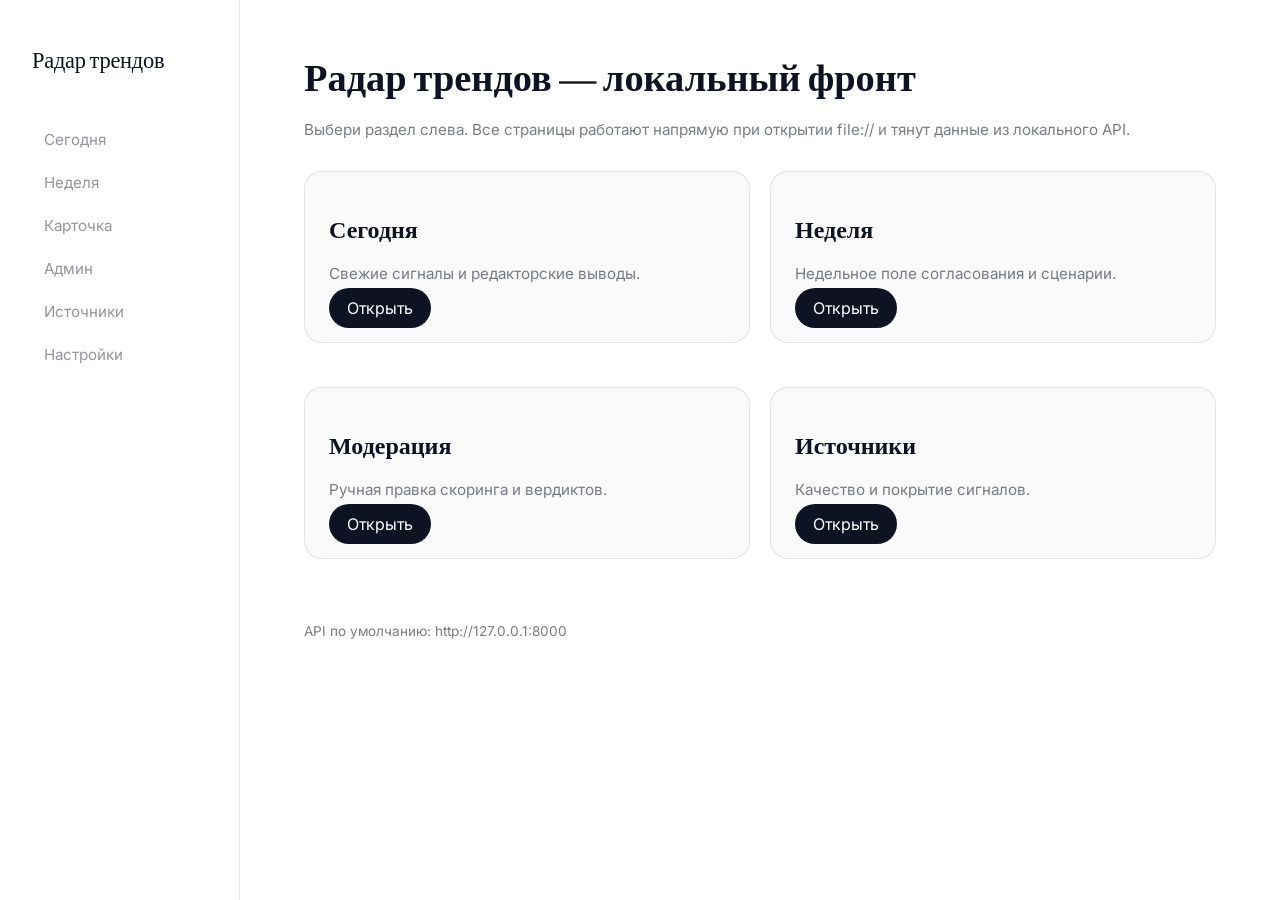
<file: web/index.html>
﻿<!doctype html>
<html lang="ru">
  <head>
    <meta charset="UTF-8" />
    <meta name="viewport" content="width=device-width, initial-scale=1.0" />
    <title>Радар трендов — фронт</title>
    <link rel="stylesheet" href="assets/styles.css" />
  </head>
  <body data-page="home">
    <div class="layout">
      <aside class="sidebar">
        <div class="brand">Радар трендов</div>
        <nav class="nav">
          <a href="today.html" data-page="today">Сегодня</a>
          <a href="week.html" data-page="week">Неделя</a>
          <a href="trend.html" data-page="trend">Карточка</a>
          <a href="admin.html" data-page="admin">Админ</a>
          <a href="sources.html" data-page="sources">Источники</a>
          <a href="settings.html" data-page="settings">Настройки</a>
        </nav>
      </aside>

      <main class="main">
        <h1 class="page-title">Радар трендов — локальный фронт</h1>
        <p class="subtle">
          Выбери раздел слева. Все страницы работают напрямую при открытии file:// и
          тянут данные из локального API.
        </p>

        <div class="grid two" style="margin-top: 32px;">
          <div class="panel">
            <h2>Сегодня</h2>
            <p class="subtle">Свежие сигналы и редакторские выводы.</p>
            <a class="button" href="today.html">Открыть</a>
          </div>
          <div class="panel">
            <h2>Неделя</h2>
            <p class="subtle">Недельное поле согласования и сценарии.</p>
            <a class="button" href="week.html">Открыть</a>
          </div>
          <div class="panel">
            <h2>Модерация</h2>
            <p class="subtle">Ручная правка скоринга и вердиктов.</p>
            <a class="button" href="admin.html">Открыть</a>
          </div>
          <div class="panel">
            <h2>Источники</h2>
            <p class="subtle">Качество и покрытие сигналов.</p>
            <a class="button" href="sources.html">Открыть</a>
          </div>
        </div>

        <div class="footer">API по умолчанию: http://127.0.0.1:8000</div>
      </main>
    </div>
    <script src="assets/app.js"></script>
  </body>
</html>
</file>
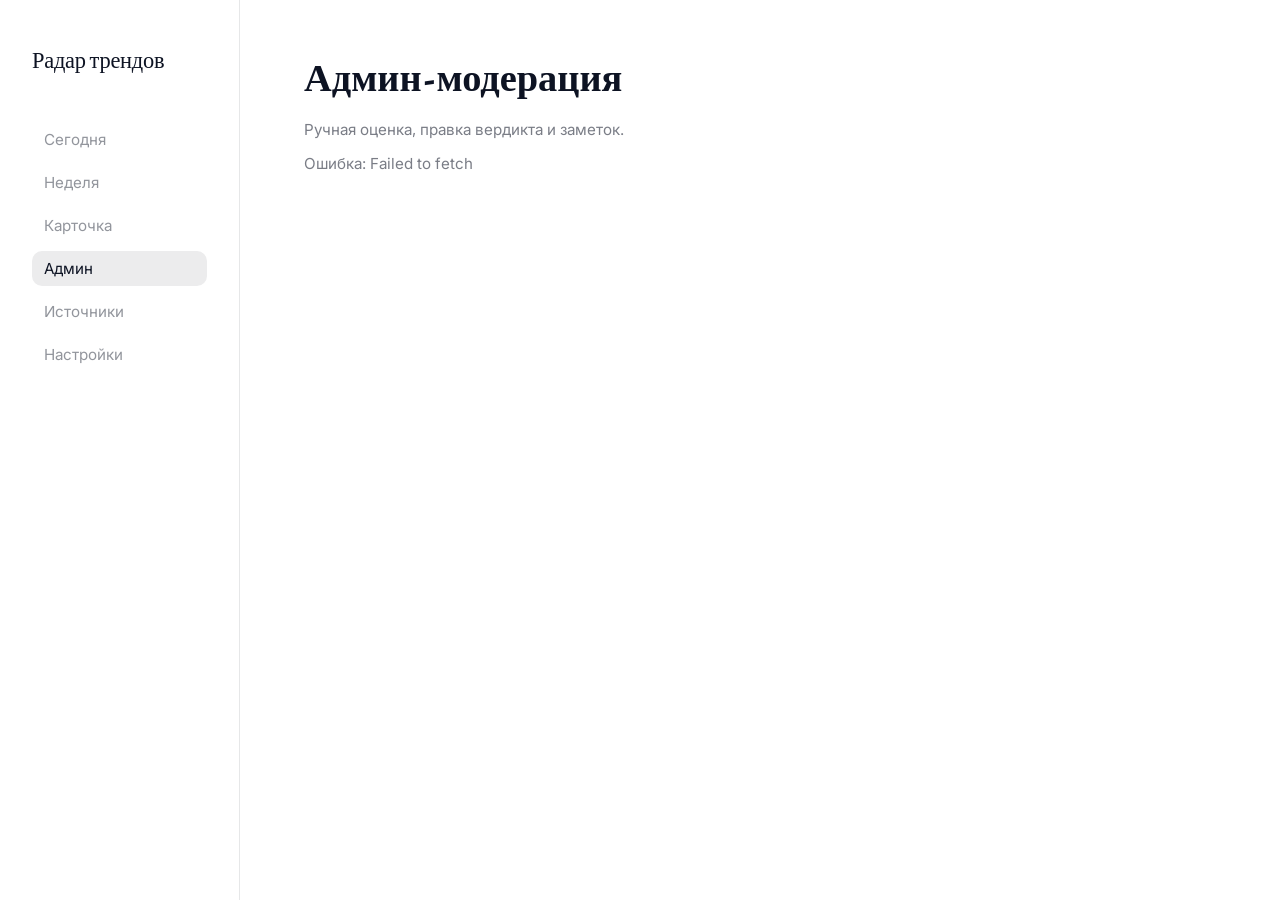
<file: web/admin.html>
﻿<!doctype html>
<html lang="ru">
  <head>
    <meta charset="UTF-8" />
    <meta name="viewport" content="width=device-width, initial-scale=1.0" />
    <title>Радар трендов — Админ</title>
    <link rel="stylesheet" href="assets/styles.css" />
  </head>
  <body data-page="admin">
    <div class="layout">
      <aside class="sidebar">
        <div class="brand">Радар трендов</div>
        <nav class="nav">
          <a href="today.html" data-page="today">Сегодня</a>
          <a href="week.html" data-page="week">Неделя</a>
          <a href="trend.html" data-page="trend">Карточка</a>
          <a href="admin.html" data-page="admin">Админ</a>
          <a href="sources.html" data-page="sources">Источники</a>
          <a href="settings.html" data-page="settings">Настройки</a>
        </nav>
      </aside>

      <main class="main">
        <h1 class="page-title">Админ‑модерация</h1>
        <p class="subtle">Ручная оценка, правка вердикта и заметок.</p>

        <div id="adminState" class="subtle" style="margin-bottom: 16px;"></div>
        <div id="adminList" class="grid"></div>
      </main>
    </div>
    <script src="assets/app.js"></script>
  </body>
</html>
</file>
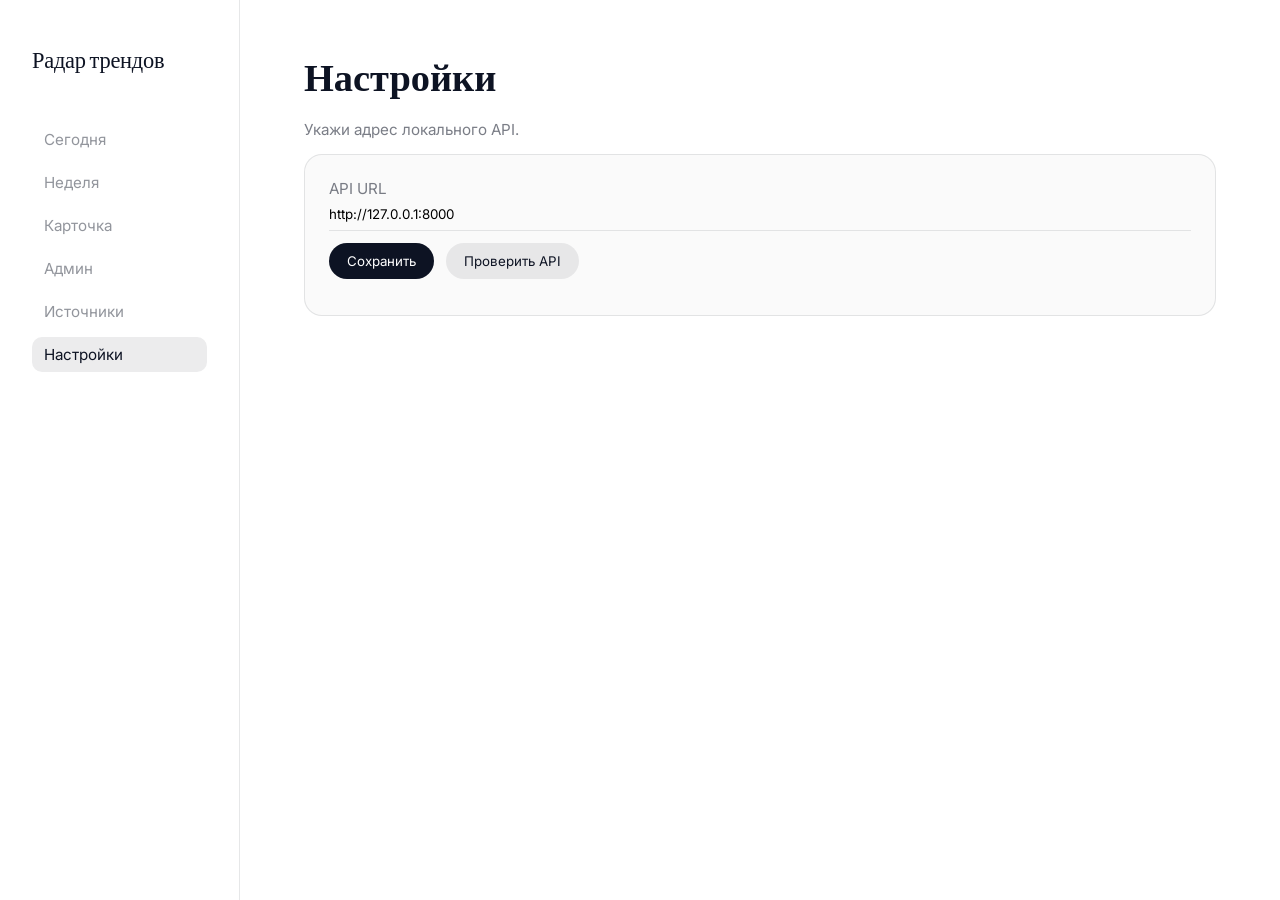
<file: web/settings.html>
﻿<!doctype html>
<html lang="ru">
  <head>
    <meta charset="UTF-8" />
    <meta name="viewport" content="width=device-width, initial-scale=1.0" />
    <title>Радар трендов — Настройки</title>
    <link rel="stylesheet" href="assets/styles.css" />
  </head>
  <body data-page="settings">
    <div class="layout">
      <aside class="sidebar">
        <div class="brand">Радар трендов</div>
        <nav class="nav">
          <a href="today.html" data-page="today">Сегодня</a>
          <a href="week.html" data-page="week">Неделя</a>
          <a href="trend.html" data-page="trend">Карточка</a>
          <a href="admin.html" data-page="admin">Админ</a>
          <a href="sources.html" data-page="sources">Источники</a>
          <a href="settings.html" data-page="settings">Настройки</a>
        </nav>
      </aside>

      <main class="main">
        <h1 class="page-title">Настройки</h1>
        <p class="subtle">Укажи адрес локального API.</p>

        <div class="panel">
          <label class="subtle">API URL</label>
          <input id="apiInput" class="input" type="text" placeholder="http://127.0.0.1:8000" />
          <div style="margin-top: 12px; display: flex; gap: 12px; flex-wrap: wrap;">
            <button class="button" id="saveApi">Сохранить</button>
            <button class="button secondary" id="checkApi">Проверить API</button>
          </div>
          <div id="apiStatus" class="status" style="margin-top: 12px;"></div>
        </div>
      </main>
    </div>
    <script src="assets/app.js"></script>
  </body>
</html>
</file>
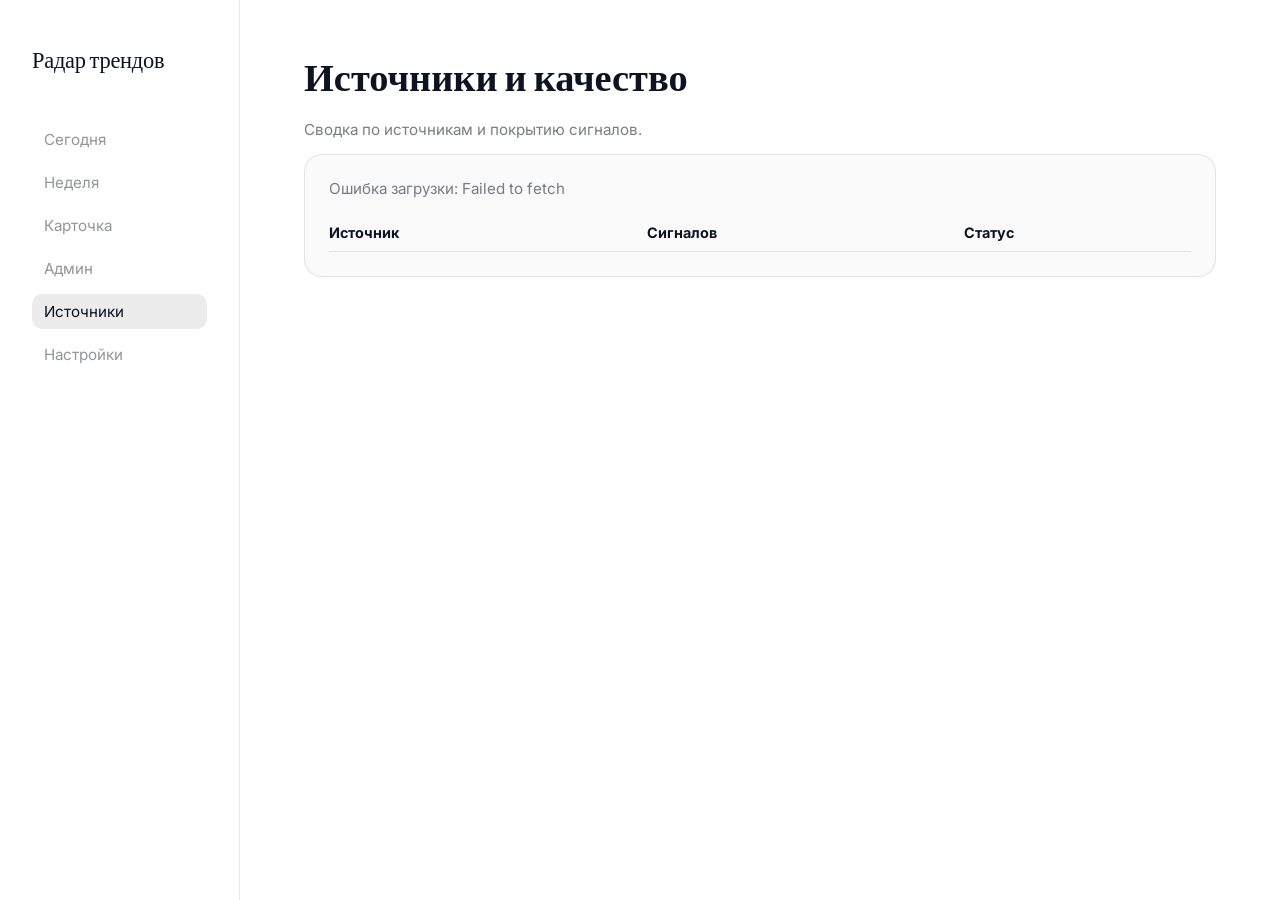
<file: web/sources.html>
﻿<!doctype html>
<html lang="ru">
  <head>
    <meta charset="UTF-8" />
    <meta name="viewport" content="width=device-width, initial-scale=1.0" />
    <title>Радар трендов — Источники</title>
    <link rel="stylesheet" href="assets/styles.css" />
  </head>
  <body data-page="sources">
    <div class="layout">
      <aside class="sidebar">
        <div class="brand">Радар трендов</div>
        <nav class="nav">
          <a href="today.html" data-page="today">Сегодня</a>
          <a href="week.html" data-page="week">Неделя</a>
          <a href="trend.html" data-page="trend">Карточка</a>
          <a href="admin.html" data-page="admin">Админ</a>
          <a href="sources.html" data-page="sources">Источники</a>
          <a href="settings.html" data-page="settings">Настройки</a>
        </nav>
      </aside>

      <main class="main">
        <h1 class="page-title">Источники и качество</h1>
        <p class="subtle">Сводка по источникам и покрытию сигналов.</p>

        <div class="panel">
          <div id="sourcesState" class="subtle">Загрузка…</div>
          <table class="table" style="margin-top: 16px;">
            <thead>
              <tr>
                <th>Источник</th>
                <th>Сигналов</th>
                <th>Статус</th>
              </tr>
            </thead>
            <tbody id="sourcesBody"></tbody>
          </table>
        </div>
      </main>
    </div>
    <script src="assets/app.js"></script>
  </body>
</html>
</file>
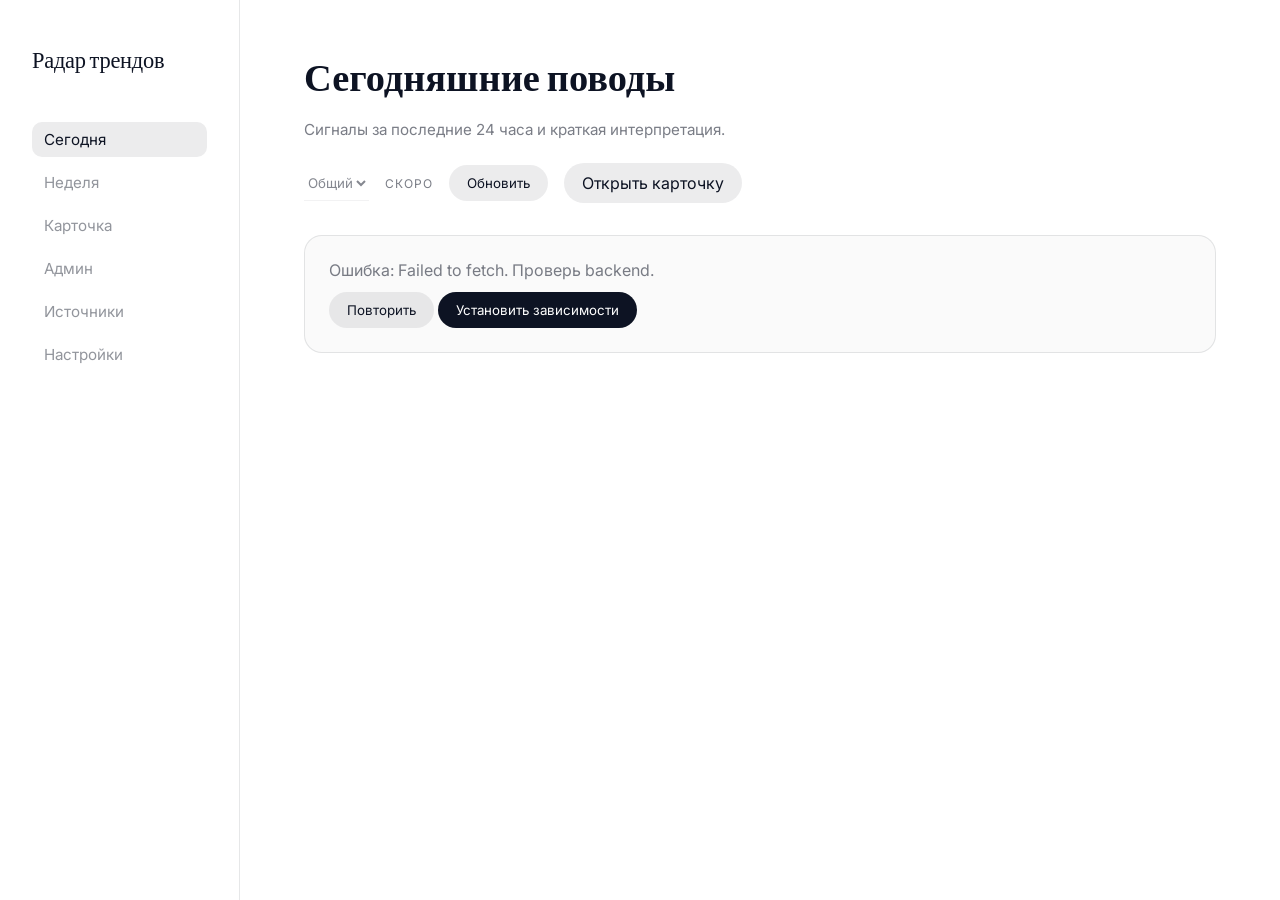
<file: web/today.html>
﻿<!doctype html>
<html lang="ru">
  <head>
    <meta charset="UTF-8" />
    <meta name="viewport" content="width=device-width, initial-scale=1.0" />
    <title>Радар трендов — Сегодня</title>
    <link rel="stylesheet" href="assets/styles.css" />
  </head>
  <body data-page="today">
    <div class="layout">
      <aside class="sidebar">
        <div class="brand">Радар трендов</div>
        <nav class="nav">
          <a href="today.html" data-page="today">Сегодня</a>
          <a href="week.html" data-page="week">Неделя</a>
          <a href="trend.html" data-page="trend">Карточка</a>
          <a href="admin.html" data-page="admin">Админ</a>
          <a href="sources.html" data-page="sources">Источники</a>
          <a href="settings.html" data-page="settings">Настройки</a>
        </nav>
      </aside>

      <main class="main">
        <h1 class="page-title">Сегодняшние поводы</h1>
        <p class="subtle">Сигналы за последние 24 часа и краткая интерпретация.</p>

        <div class="toolbar">
          <select disabled>
            <option>Общий</option>
            <option>Пуш</option>
            <option>Канал</option>
          </select>
          <span class="soon">Скоро</span>
          <button class="button secondary" id="refreshBtn">Обновить</button>
          <a class="button secondary" href="trend.html">Открыть карточку</a>
        </div>

        <div class="panel">
          <div id="stateLoading" class="state active">Собираем ленту…</div>
          <div id="stateEmpty" class="state">
            Пока пусто. Запусти пайплайн и обнови страницу.
            <div><button class="button" id="runPipelineBtn">Запустить пайплайн</button></div>
          </div>
          <div id="stateError" class="state">
            <span id="errorText">Нет связи с API.</span>
            <div style="margin-top: 12px;">
              <button class="button secondary" id="retryBtn">Повторить</button>
              <button class="button" id="installBtn">Установить зависимости</button>
            </div>
          </div>

          <div id="trendList" class="trend-list"></div>
        </div>
      </main>
    </div>
    <script src="assets/app.js"></script>
    <script>
      document.getElementById("refreshBtn").addEventListener("click", () => {
        window.location.reload();
      });
      document.getElementById("retryBtn").addEventListener("click", () => {
        window.location.reload();
      });
      document.getElementById("runPipelineBtn").addEventListener("click", () => {
        alert("Запусти: python backend/scripts/run_pipeline.py");
      });
    </script>
  </body>
</html>
</file>
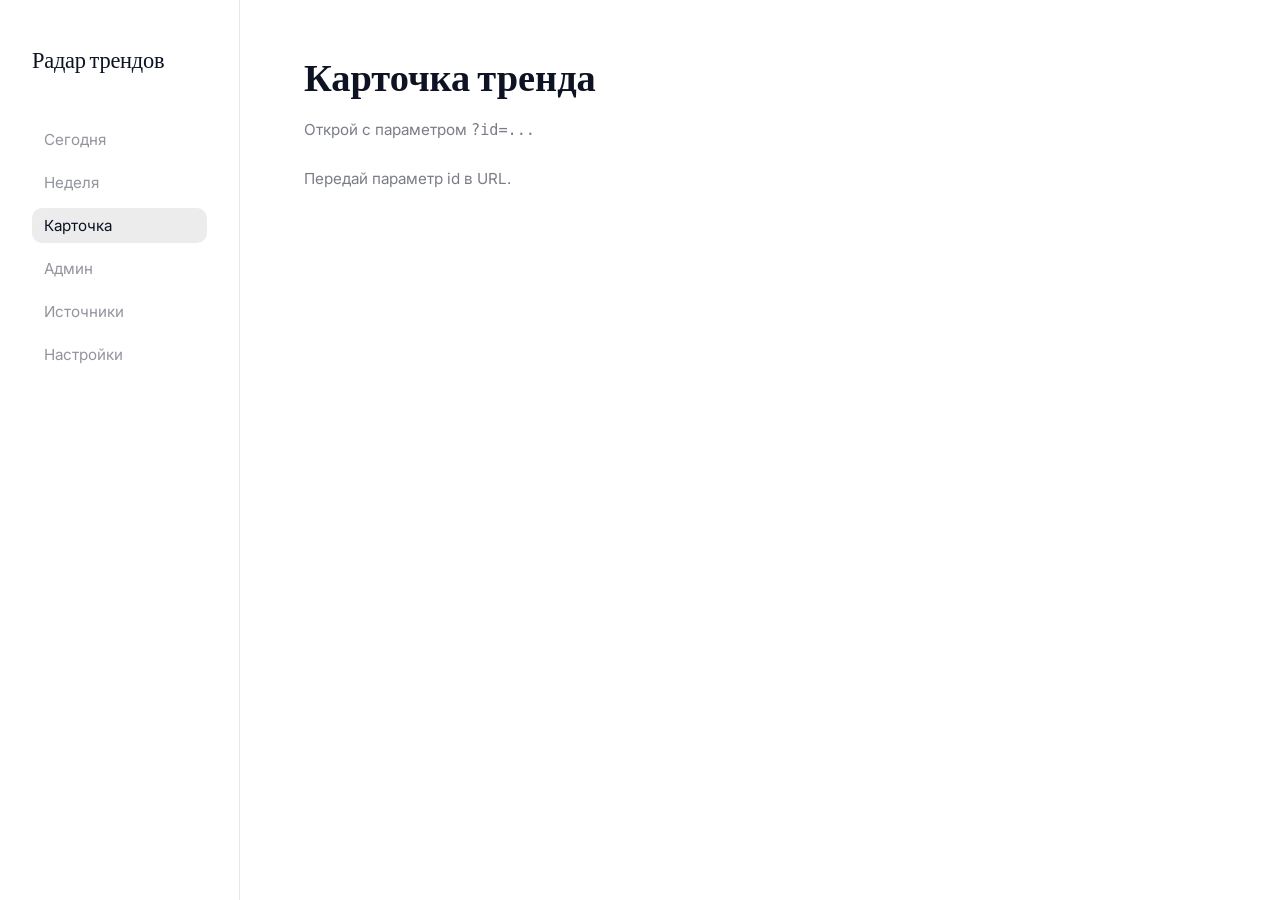
<file: web/trend.html>
﻿<!doctype html>
<html lang="ru">
  <head>
    <meta charset="UTF-8" />
    <meta name="viewport" content="width=device-width, initial-scale=1.0" />
    <title>Радар трендов — Карточка</title>
    <link rel="stylesheet" href="assets/styles.css" />
  </head>
  <body data-page="trend">
    <div class="layout">
      <aside class="sidebar">
        <div class="brand">Радар трендов</div>
        <nav class="nav">
          <a href="today.html" data-page="today">Сегодня</a>
          <a href="week.html" data-page="week">Неделя</a>
          <a href="trend.html" data-page="trend">Карточка</a>
          <a href="admin.html" data-page="admin">Админ</a>
          <a href="sources.html" data-page="sources">Источники</a>
          <a href="settings.html" data-page="settings">Настройки</a>
        </nav>
      </aside>

      <main class="main">
        <h1 class="page-title">Карточка тренда</h1>
        <p class="subtle">Открой с параметром <code>?id=...</code></p>

        <div id="trendDetail" class="grid"></div>
      </main>
    </div>
    <script src="assets/app.js"></script>
  </body>
</html>
</file>
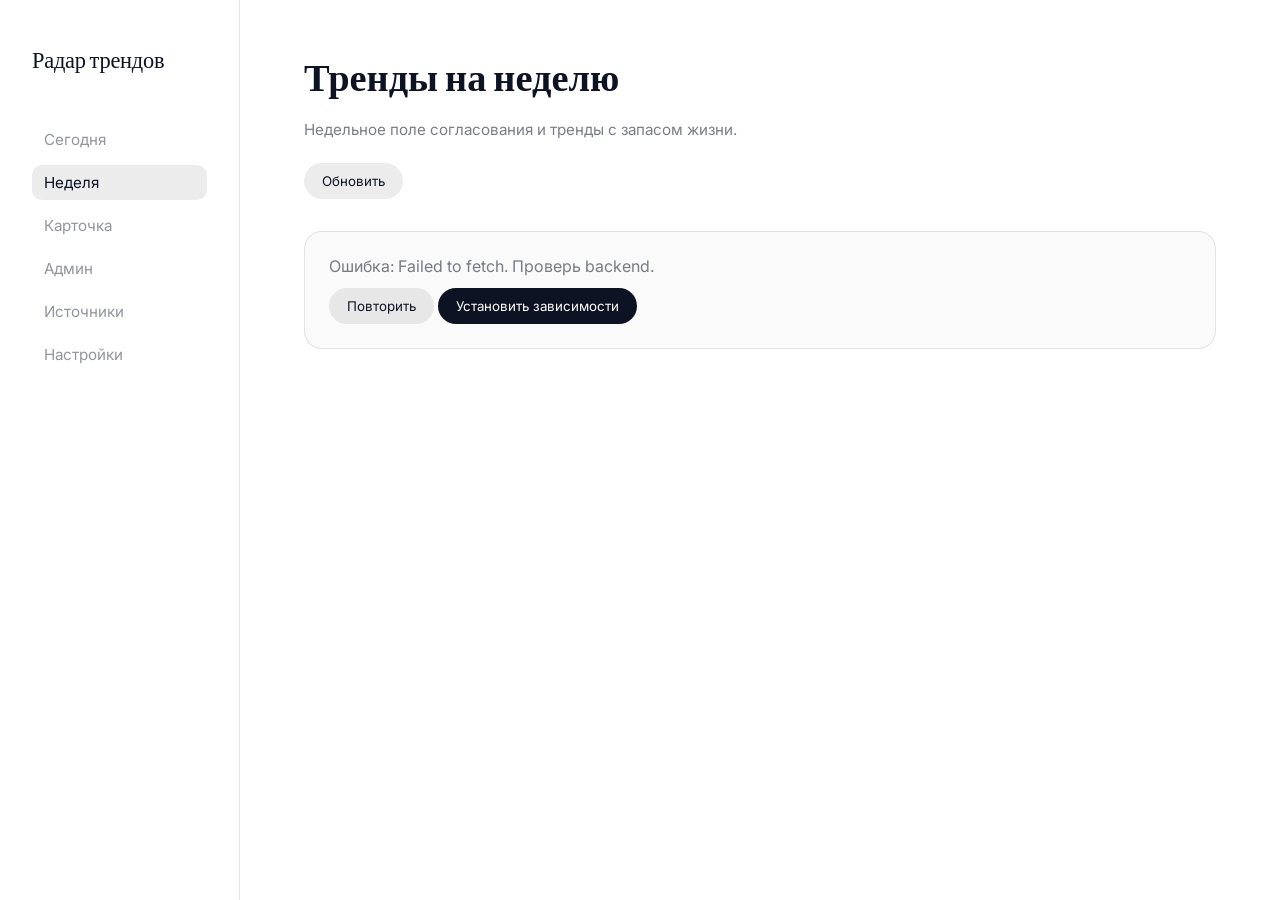
<file: web/week.html>
﻿<!doctype html>
<html lang="ru">
  <head>
    <meta charset="UTF-8" />
    <meta name="viewport" content="width=device-width, initial-scale=1.0" />
    <title>Радар трендов — Неделя</title>
    <link rel="stylesheet" href="assets/styles.css" />
  </head>
  <body data-page="week">
    <div class="layout">
      <aside class="sidebar">
        <div class="brand">Радар трендов</div>
        <nav class="nav">
          <a href="today.html" data-page="today">Сегодня</a>
          <a href="week.html" data-page="week">Неделя</a>
          <a href="trend.html" data-page="trend">Карточка</a>
          <a href="admin.html" data-page="admin">Админ</a>
          <a href="sources.html" data-page="sources">Источники</a>
          <a href="settings.html" data-page="settings">Настройки</a>
        </nav>
      </aside>

      <main class="main">
        <h1 class="page-title">Тренды на неделю</h1>
        <p class="subtle">Недельное поле согласования и тренды с запасом жизни.</p>

        <div class="toolbar">
          <button class="button secondary" id="refreshBtn">Обновить</button>
        </div>

        <div class="panel">
          <div id="stateLoading" class="state active">Собираем недельную ленту…</div>
          <div id="stateEmpty" class="state">Пока пусто. Сначала запусти пайплайн.</div>
          <div id="stateError" class="state">
            <span id="errorText">Нет связи с API.</span>
            <div style="margin-top: 12px;">
              <button class="button secondary" id="retryBtn">Повторить</button>
              <button class="button" id="installBtn">Установить зависимости</button>
            </div>
          </div>

          <div id="trendList" class="trend-list"></div>
        </div>
      </main>
    </div>
    <script src="assets/app.js"></script>
    <script>
      document.getElementById("refreshBtn").addEventListener("click", () => window.location.reload());
      document.getElementById("retryBtn").addEventListener("click", () => window.location.reload());
    </script>
  </body>
</html>
</file>
<file: web/assets/styles.css>
﻿@import url("https://fonts.googleapis.com/css2?family=Crimson+Pro:wght@400;500;600&family=Inter:wght@300;400;500;600&display=swap");

:root {
  color-scheme: light;
  --bg: #ffffff;
  --ink: #0d1323;
  --muted: rgba(13, 19, 35, 0.55);
  --line: rgba(13, 19, 35, 0.1);
  --accent: #0d1323;
  --accent-soft: rgba(13, 19, 35, 0.08);
  --panel: #fafafa;
  --ok: #1a7f37;
  --bad: #b42318;
}

* {
  box-sizing: border-box;
}

body {
  margin: 0;
  font-family: "Crimson Pro", Georgia, serif;
  color: var(--ink);
  background: var(--bg);
  -webkit-font-smoothing: antialiased;
}

a {
  color: inherit;
  text-decoration: none;
}

.layout {
  display: flex;
  min-height: 100vh;
}

.sidebar {
  position: fixed;
  left: 0;
  top: 0;
  bottom: 0;
  width: 240px;
  border-right: 1px solid var(--line);
  background: #fff;
  padding: 48px 32px;
}

.brand {
  font-size: 1.4rem;
  font-weight: 500;
  letter-spacing: -0.01em;
  margin-bottom: 48px;
}

.nav {
  display: flex;
  flex-direction: column;
  gap: 8px;
  font-family: "Inter", sans-serif;
  font-size: 0.95rem;
}

.nav a {
  padding: 8px 12px;
  border-radius: 10px;
  color: rgba(13, 19, 35, 0.45);
  transition: color 0.2s ease, background 0.2s ease;
}

.nav a.active,
.nav a:hover {
  color: #0d1323;
  background: var(--accent-soft);
}

.main {
  margin-left: 240px;
  padding: 56px 64px 96px;
  flex: 1;
}

.page-title {
  font-size: 2.4rem;
  margin: 0 0 20px;
}

.subtle {
  font-family: "Inter", sans-serif;
  color: var(--muted);
  font-size: 0.95rem;
}

.toolbar {
  display: flex;
  flex-wrap: wrap;
  gap: 16px;
  align-items: center;
  margin: 24px 0 32px;
  font-family: "Inter", sans-serif;
}

.toolbar select,
.toolbar input {
  border: none;
  border-bottom: 1px solid var(--line);
  padding: 8px 0;
  font-family: "Inter", sans-serif;
  background: transparent;
  color: var(--ink);
}

.toolbar select:disabled {
  opacity: 0.5;
}

.soon {
  font-size: 0.75rem;
  letter-spacing: 0.08em;
  text-transform: uppercase;
  color: var(--muted);
}

.button {
  border: none;
  padding: 10px 18px;
  border-radius: 999px;
  background: var(--accent);
  color: #fff;
  font-family: "Inter", sans-serif;
  cursor: pointer;
}

.button.secondary {
  background: var(--accent-soft);
  color: var(--ink);
}

.panel {
  background: var(--panel);
  border: 1px solid var(--line);
  border-radius: 18px;
  padding: 24px;
  margin-bottom: 24px;
}

.trend-list {
  display: flex;
  flex-direction: column;
  gap: 24px;
}

.trend {
  border-bottom: 1px solid var(--line);
  padding-bottom: 20px;
  display: grid;
  grid-template-columns: 1fr auto;
  gap: 16px;
  cursor: pointer;
}

.trend:hover {
  background: rgba(13, 19, 35, 0.02);
}

.trend:last-child {
  border-bottom: none;
}

.trend h3 {
  margin: 0 0 8px;
  font-size: 1.3rem;
}

.trend p {
  margin: 0 0 12px;
  color: var(--muted);
}

.meta {
  font-family: "Inter", sans-serif;
  font-size: 0.85rem;
  color: var(--muted);
  display: flex;
  flex-wrap: wrap;
  gap: 12px;
  margin-bottom: 8px;
}

.meta a {
  color: var(--ink);
  text-decoration: underline;
}

.badges {
  display: flex;
  flex-wrap: wrap;
  gap: 8px;
  font-family: "Inter", sans-serif;
  font-size: 0.8rem;
}

.badge {
  padding: 6px 10px;
  border-radius: 999px;
  background: var(--accent-soft);
}

.badge.forecast {
  border: 1px dashed rgba(13, 19, 35, 0.35);
  background: transparent;
}

.warning {
  font-family: "Inter", sans-serif;
  font-size: 0.85rem;
  color: var(--bad);
  margin: 8px 0 12px;
}

.score {
  font-family: "Inter", sans-serif;
  font-size: 1.6rem;
  font-weight: 500;
}

.state {
  display: none;
  font-family: "Inter", sans-serif;
  color: var(--muted);
}

.state.active {
  display: block;
}

.grid {
  display: grid;
  gap: 20px;
}

.grid.two {
  grid-template-columns: repeat(2, minmax(0, 1fr));
}

.table {
  width: 100%;
  border-collapse: collapse;
  font-family: "Inter", sans-serif;
  font-size: 0.9rem;
}

.table th,
.table td {
  text-align: left;
  padding: 10px 0;
  border-bottom: 1px solid var(--line);
}

.input {
  width: 100%;
  border: none;
  border-bottom: 1px solid var(--line);
  padding: 8px 0;
  font-family: "Inter", sans-serif;
  background: transparent;
}

.status {
  font-family: "Inter", sans-serif;
  font-size: 0.85rem;
  margin-top: 8px;
}

.status.ok {
  color: var(--ok);
}

.status.error {
  color: var(--bad);
}

.footer {
  margin-top: 40px;
  font-family: "Inter", sans-serif;
  color: var(--muted);
  font-size: 0.85rem;
}

@media (max-width: 900px) {
  .sidebar {
    position: static;
    width: 100%;
    display: flex;
    align-items: center;
    justify-content: space-between;
    padding: 24px;
    border-right: none;
    border-bottom: 1px solid var(--line);
  }

  .nav {
    flex-direction: row;
    flex-wrap: wrap;
    gap: 4px;
  }

  .layout {
    flex-direction: column;
  }

  .main {
    margin-left: 0;
    padding: 32px 24px 64px;
  }

  .grid.two {
    grid-template-columns: 1fr;
  }

  .trend {
    grid-template-columns: 1fr;
  }
}
</file>
